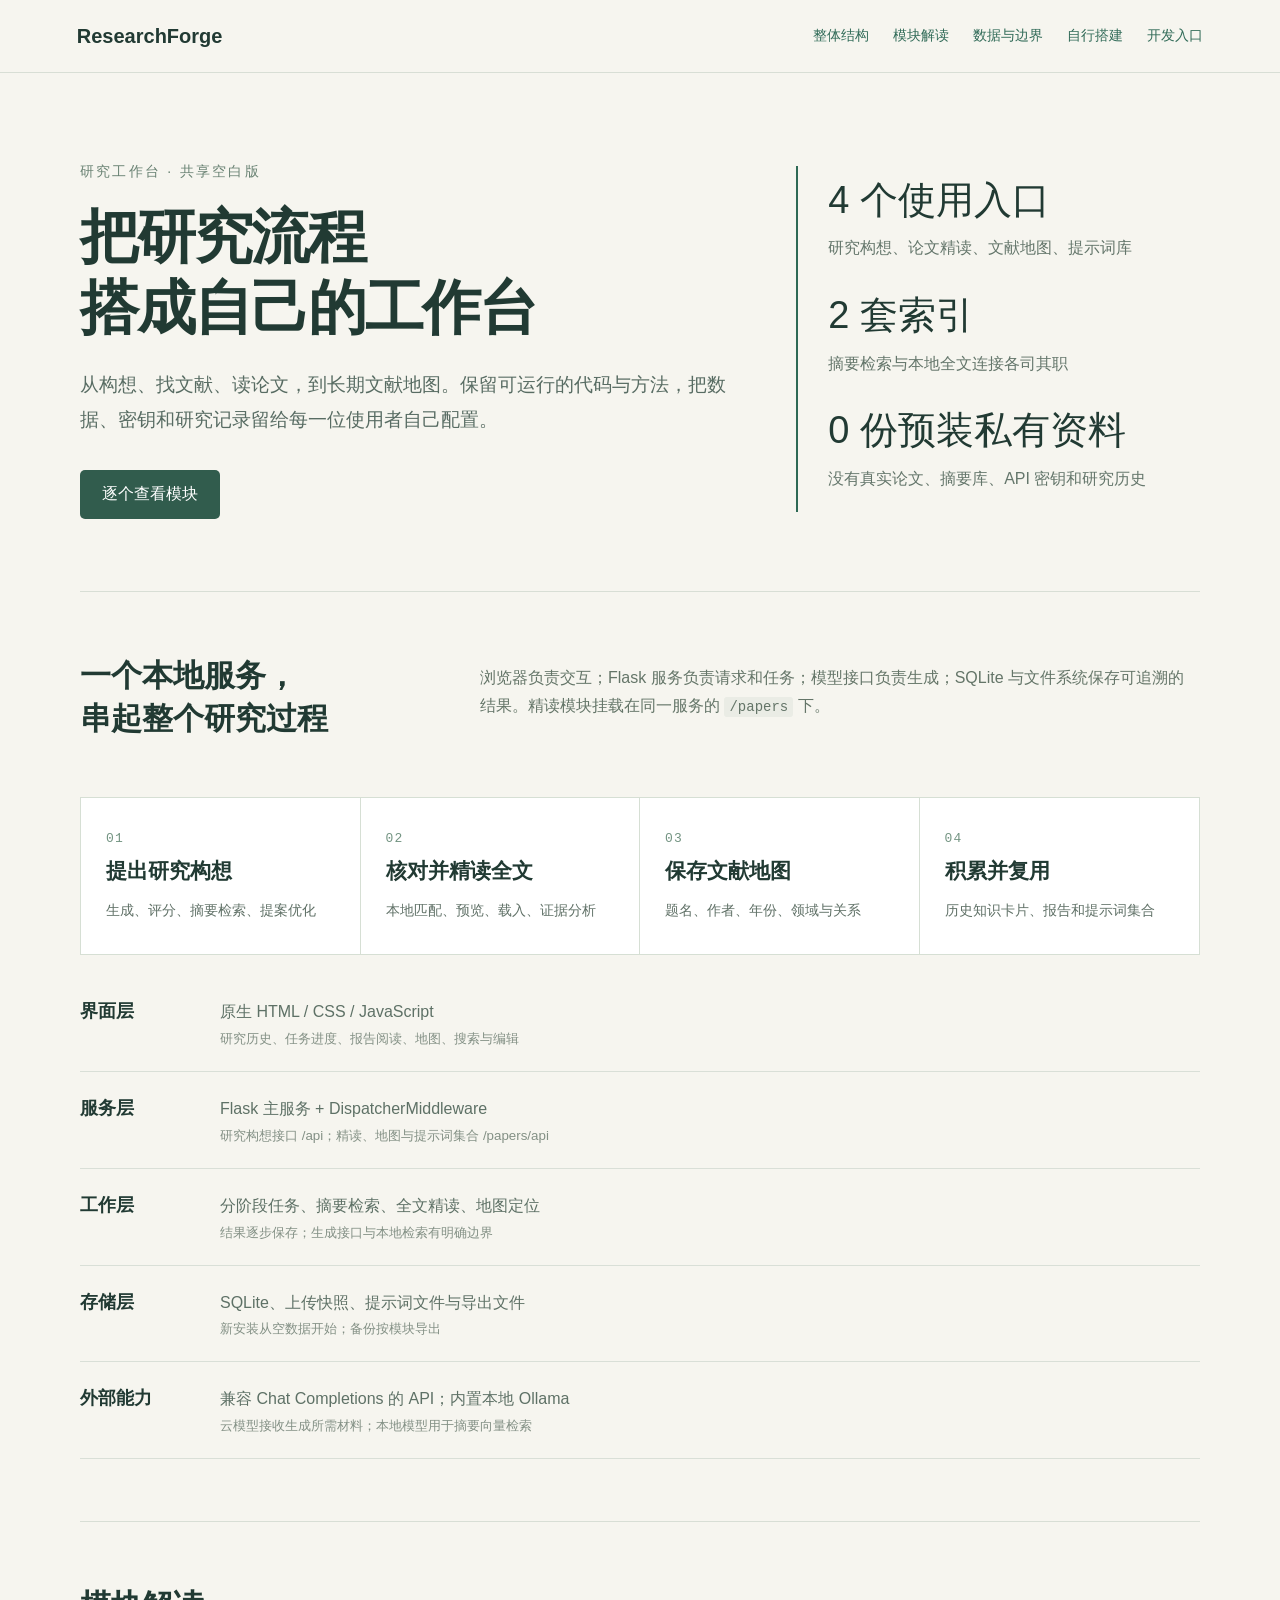
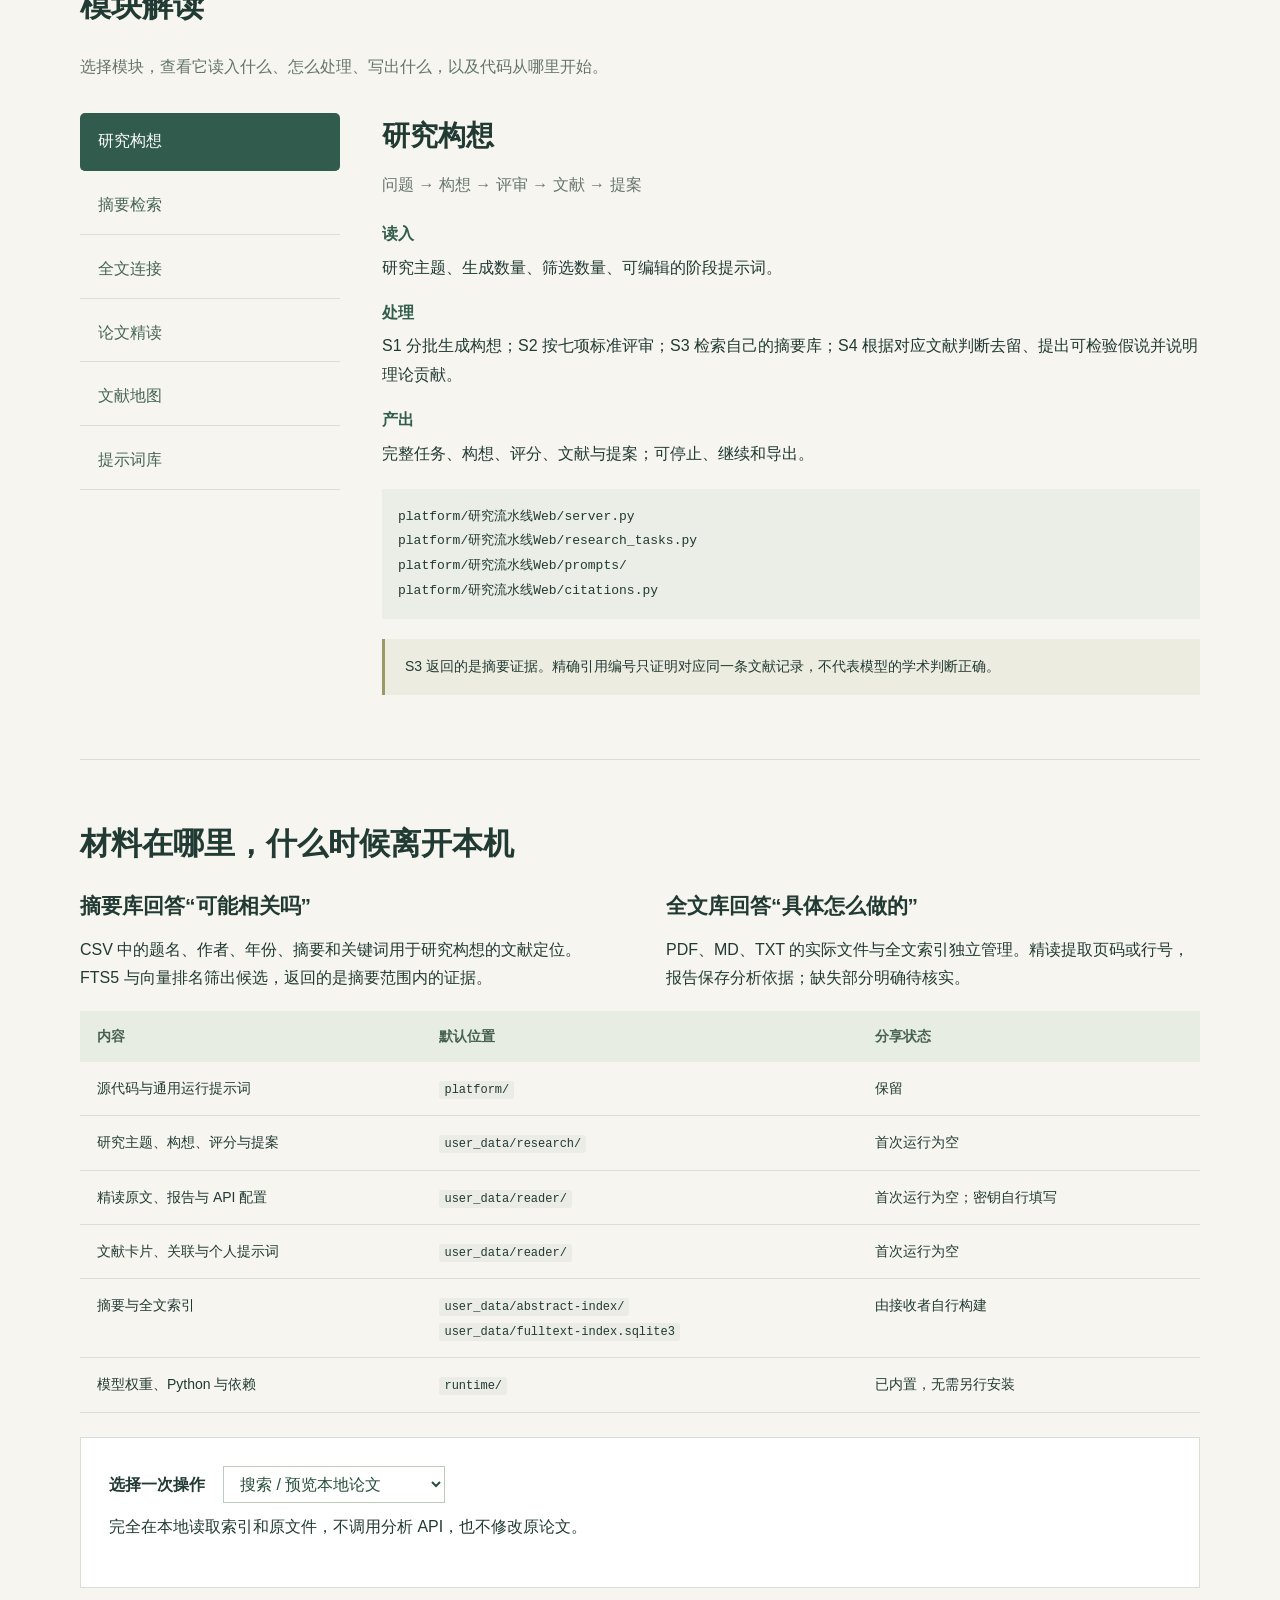
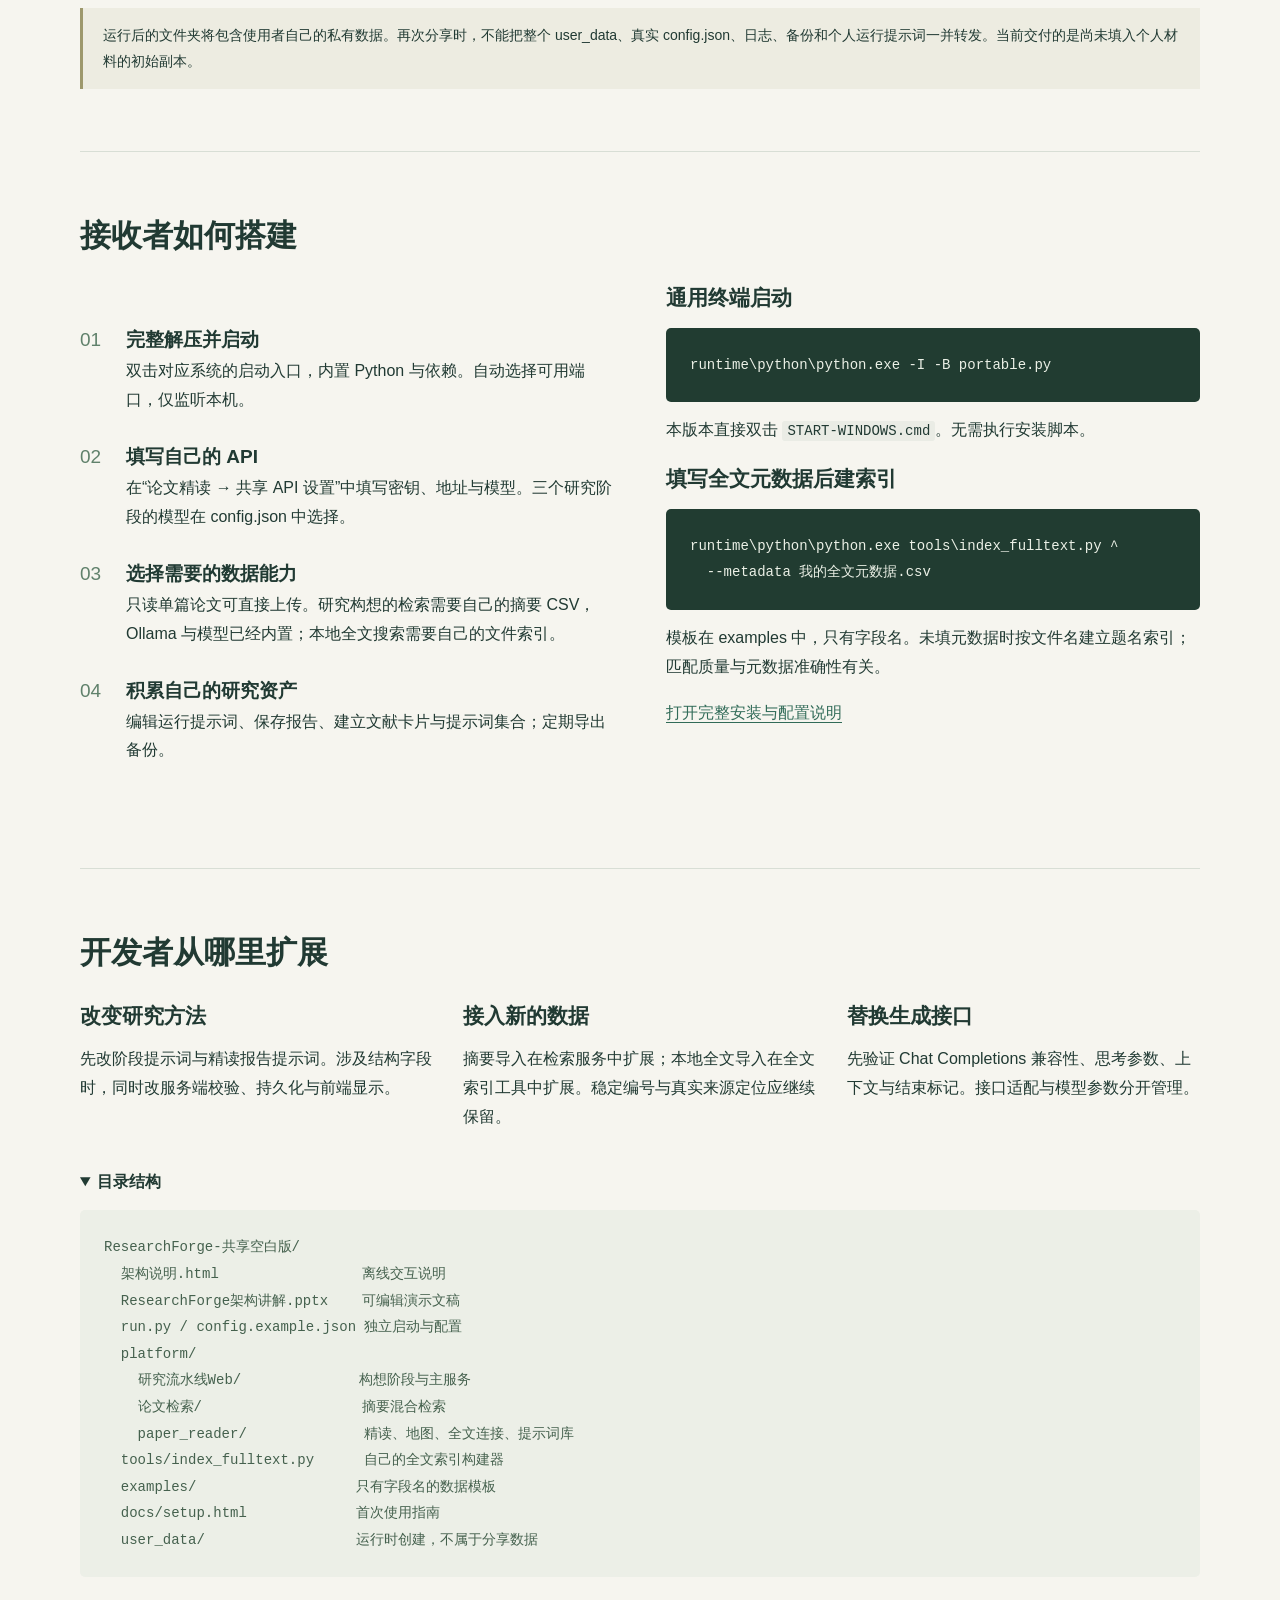
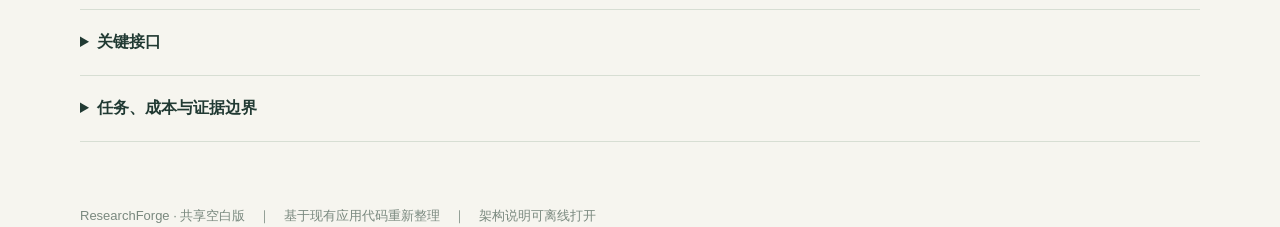
<file: ResearchForge-Windows-x64/架构说明.html>
<!doctype html><html lang="zh-CN"><head><meta charset="utf-8"><meta name="viewport" content="width=device-width,initial-scale=1"><title>ResearchForge · 架构与共享指南</title><style>*{box-sizing:border-box}html{scroll-behavior:smooth}body{margin:0;background:#f6f5ef;color:#213a33;font:16px/1.8 -apple-system,BlinkMacSystemFont,"PingFang SC","Microsoft YaHei",sans-serif}a{color:#316b58;text-underline-offset:4px}button,select{font:inherit}button{cursor:pointer}header{display:flex;align-items:center;justify-content:space-between;border-bottom:1px solid #d8ded5;padding:18px 6vw;background:#f6f5ef;position:sticky;top:0;z-index:3}header strong{font-size:20px}nav{display:flex;gap:24px;font-size:14px}nav a{text-decoration:none}.wrap{max-width:1180px;margin:auto;padding:0 30px}.hero{padding:86px 0 72px;display:grid;grid-template-columns:1.6fr 1fr;gap:70px;align-items:center}.eyebrow{font-size:14px;letter-spacing:.16em;color:#698273}h1{font-size:clamp(36px,4.6vw,62px);line-height:1.2;letter-spacing:-.035em;margin:18px 0 25px;font-weight:650}h2{font-size:31px;line-height:1.4;margin:0 0 25px;font-weight:600}h3{font-size:21px;line-height:1.5;margin:0 0 14px}p{margin:10px 0 18px}.lead{font-size:19px;color:#586c63;max-width:660px}.hero-note{border-left:2px solid #2e6955;padding-left:30px}.hero-note b{display:block;font-size:38px;font-weight:500}.hero-note p{margin:0 0 18px;color:#64766b}.jump{display:inline-block;padding:10px 22px;background:#315c4d;color:white;border-radius:5px;text-decoration:none;margin-top:15px}.section{padding:62px 0;border-top:1px solid #d8ded5;scroll-margin-top:80px}.intro{display:grid;grid-template-columns:1fr 2fr;gap:40px}.muted{color:#67766e}.flow{display:grid;grid-template-columns:repeat(4,1fr);gap:0;margin:32px 0 20px;background:white;border:1px solid #d6dfd4}.flow div{padding:25px;border-right:1px solid #d6dfd4}.flow div:last-child{border:0}.flow b{display:block;font-size:21px;margin-bottom:8px}.num{font:13px ui-monospace,monospace;color:#739482;letter-spacing:.1em}.flow p{font-size:14px;margin:6px 0;color:#607167}.layer{display:grid;grid-template-columns:140px 1fr;padding:20px 0;border-bottom:1px solid #d9dfd7;align-items:baseline}.layer strong{font-size:18px}.layer span{color:#5e7166}.layer small{display:block;color:#839085}.modules{display:grid;grid-template-columns:260px 1fr;gap:42px;margin-top:32px}.module-buttons{display:flex;flex-direction:column;gap:6px}.module-button{border:0;border-bottom:1px solid #dae0d6;background:transparent;text-align:left;padding:14px 18px;color:#476556}.module-button.active{background:#315c4d;color:white;border-color:#315c4d;border-radius:5px}.module-detail{min-height:475px;padding:2px 0}.module-detail h3{font-size:28px}.module-detail dl{margin:20px 0}.module-detail dt{font-weight:600;color:#315d4d;margin-top:16px}.module-detail dd{margin:5px 0 0}.files{font:13px/1.9 ui-monospace,monospace;padding:16px;background:#ebeee6;overflow-wrap:anywhere}.note{background:#edece1;border-left:3px solid #9d986c;padding:15px 20px;font-size:14px;margin-top:20px}.two{display:grid;grid-template-columns:1fr 1fr;gap:52px}.three{display:grid;grid-template-columns:repeat(3,1fr);gap:30px}.plain-list{padding-left:20px}.plain-list li{margin:12px 0}.pilltext{font-size:13px;letter-spacing:.1em;color:#738b7b}.storage{width:100%;border-collapse:collapse;font-size:14px}.storage th{text-align:left;background:#e8ede3;color:#486251;padding:13px 17px}.storage td{padding:14px 17px;border-bottom:1px solid #d9dfd5;vertical-align:top}.storage code{font-size:12px}.boundary{color:#884f3d}code{font:14px ui-monospace,monospace;background:#eaece5;border-radius:3px;padding:2px 5px;overflow-wrap:anywhere}pre{background:#213c31;color:#ebf0e6;padding:24px;white-space:pre-wrap;font:14px/1.9 ui-monospace,monospace;border-radius:5px}pre code{background:transparent;padding:0;font:inherit;color:inherit}details{border-bottom:1px solid #d7ded3;padding:18px 0}summary{cursor:pointer;font-weight:600}.scenario{padding:28px;background:#fff;border:1px solid #d5dfd3;margin-top:24px}.scenario label{font-weight:600;margin-right:18px}select{padding:8px 12px;border:1px solid #bbcbbc;background:#fff;color:#274f3e;max-width:100%}footer{padding:40px 0 55px;font-size:13px;color:#7a897f}.steps{counter-reset:s;padding:0;list-style:none}.steps li{counter-increment:s;margin:25px 0;padding-left:46px;position:relative}.steps li:before{content:counter(s,decimal-leading-zero);position:absolute;left:0;color:#60816b;font-size:19px}.steps strong{display:block;font-size:19px}.filetree{background:#ecefe7;color:#45614e}.section-subtitle{max-width:720px;color:#647568}@media(max-width:800px){header{position:static;display:block}nav{margin-top:8px;flex-wrap:wrap;gap:14px}.hero,.intro,.modules,.two,.three{grid-template-columns:1fr;gap:25px}.hero{padding:45px 0}.hero-note{display:none}.flow{grid-template-columns:1fr 1fr}.flow div{border-bottom:1px solid #d6dfd4}.module-buttons{display:grid;grid-template-columns:1fr 1fr}.wrap{padding:0 20px}.layer{grid-template-columns:90px 1fr}.storage{display:block;overflow:auto}.section{padding:40px 0}}@media print{header{position:static}nav,.scenario{display:none}.section{break-inside:avoid}body{background:white}.modules{display:block}.module-buttons{display:none}}</style></head><body><header><strong>ResearchForge</strong><nav><a href="#overview">整体结构</a><a href="#modules">模块解读</a><a href="#data">数据与边界</a><a href="#start">自行搭建</a><a href="#dev">开发入口</a></nav></header><main class="wrap"><section class="hero"><div><div class="eyebrow">研究工作台 · 共享空白版</div><h1>把研究流程<br>搭成自己的工作台</h1><p class="lead">从构想、找文献、读论文，到长期文献地图。保留可运行的代码与方法，把数据、密钥和研究记录留给每一位使用者自己配置。</p><a class="jump" href="#modules">逐个查看模块</a></div><div class="hero-note"><b>4 个使用入口</b><p>研究构想、论文精读、文献地图、提示词库</p><b>2 套索引</b><p>摘要检索与本地全文连接各司其职</p><b>0 份预装私有资料</b><p>没有真实论文、摘要库、API 密钥和研究历史</p></div></section>
<section class="section" id="overview"><div class="intro"><h2>一个本地服务，<br>串起整个研究过程</h2><p class="section-subtitle">浏览器负责交互；Flask 服务负责请求和任务；模型接口负责生成；SQLite 与文件系统保存可追溯的结果。精读模块挂载在同一服务的 <code>/papers</code> 下。</p></div><div class="flow"><div><span class="num">01</span><b>提出研究构想</b><p>生成、评分、摘要检索、提案优化</p></div><div><span class="num">02</span><b>核对并精读全文</b><p>本地匹配、预览、载入、证据分析</p></div><div><span class="num">03</span><b>保存文献地图</b><p>题名、作者、年份、领域与关系</p></div><div><span class="num">04</span><b>积累并复用</b><p>历史知识卡片、报告和提示词集合</p></div></div>
<div class="layer"><strong>界面层</strong><span>原生 HTML / CSS / JavaScript<small>研究历史、任务进度、报告阅读、地图、搜索与编辑</small></span></div><div class="layer"><strong>服务层</strong><span>Flask 主服务 + DispatcherMiddleware<small>研究构想接口 /api；精读、地图与提示词集合 /papers/api</small></span></div><div class="layer"><strong>工作层</strong><span>分阶段任务、摘要检索、全文精读、地图定位<small>结果逐步保存；生成接口与本地检索有明确边界</small></span></div><div class="layer"><strong>存储层</strong><span>SQLite、上传快照、提示词文件与导出文件<small>新安装从空数据开始；备份按模块导出</small></span></div><div class="layer"><strong>外部能力</strong><span>兼容 Chat Completions 的 API；内置本地 Ollama<small>云模型接收生成所需材料；本地模型用于摘要向量检索</small></span></div></section>
<section class="section" id="modules"><h2>模块解读</h2><p class="section-subtitle">选择模块，查看它读入什么、怎么处理、写出什么，以及代码从哪里开始。</p><div class="modules"><div class="module-buttons" role="tablist" aria-label="架构模块"><button class="module-button active" role="tab" aria-selected="true" data-module="idea">研究构想</button><button class="module-button" role="tab" aria-selected="false" data-module="retrieval">摘要检索</button><button class="module-button" role="tab" aria-selected="false" data-module="bridge">全文连接</button><button class="module-button" role="tab" aria-selected="false" data-module="reading">论文精读</button><button class="module-button" role="tab" aria-selected="false" data-module="memory">文献地图</button><button class="module-button" role="tab" aria-selected="false" data-module="prompts">提示词库</button></div><article id="module-detail" class="module-detail" role="tabpanel" aria-live="polite"></article></div></section>
<section class="section" id="data"><h2>材料在哪里，什么时候离开本机</h2><div class="two"><div><h3>摘要库回答“可能相关吗”</h3><p>CSV 中的题名、作者、年份、摘要和关键词用于研究构想的文献定位。FTS5 与向量排名筛出候选，返回的是摘要范围内的证据。</p></div><div><h3>全文库回答“具体怎么做的”</h3><p>PDF、MD、TXT 的实际文件与全文索引独立管理。精读提取页码或行号，报告保存分析依据；缺失部分明确待核实。</p></div></div><table class="storage"><thead><tr><th>内容</th><th>默认位置</th><th>分享状态</th></tr></thead><tbody><tr><td>源代码与通用运行提示词</td><td><code>platform/</code></td><td>保留</td></tr><tr><td>研究主题、构想、评分与提案</td><td><code>user_data/research/</code></td><td>首次运行为空</td></tr><tr><td>精读原文、报告与 API 配置</td><td><code>user_data/reader/</code></td><td>首次运行为空；密钥自行填写</td></tr><tr><td>文献卡片、关联与个人提示词</td><td><code>user_data/reader/</code></td><td>首次运行为空</td></tr><tr><td>摘要与全文索引</td><td><code>user_data/abstract-index/</code><br><code>user_data/fulltext-index.sqlite3</code></td><td>由接收者自行构建</td></tr><tr><td>模型权重、Python 与依赖</td><td><code>runtime/</code></td><td>已内置，无需另行安装</td></tr></tbody></table>
<div class="scenario"><label for="operation">选择一次操作</label><select id="operation"><option value="search">搜索 / 预览本地论文</option><option value="import">从构想载入全文</option><option value="read">点击开始精读</option><option value="map">首次文献地图定位</option><option value="prompt">保存或搜索个人提示词</option><option value="idea">生成研究构想与优化提案</option></select><p id="operation-text" aria-live="polite"></p></div>
<div class="note">运行后的文件夹将包含使用者自己的私有数据。再次分享时，不能把整个 user_data、真实 config.json、日志、备份和个人运行提示词一并转发。当前交付的是尚未填入个人材料的初始副本。</div></section>
<section class="section" id="start"><h2>接收者如何搭建</h2><div class="two"><ol class="steps"><li><strong>完整解压并启动</strong>双击对应系统的启动入口，内置 Python 与依赖。自动选择可用端口，仅监听本机。</li><li><strong>填写自己的 API</strong>在“论文精读 → 共享 API 设置”中填写密钥、地址与模型。三个研究阶段的模型在 config.json 中选择。</li><li><strong>选择需要的数据能力</strong>只读单篇论文可直接上传。研究构想的检索需要自己的摘要 CSV，Ollama 与模型已经内置；本地全文搜索需要自己的文件索引。</li><li><strong>积累自己的研究资产</strong>编辑运行提示词、保存报告、建立文献卡片与提示词集合；定期导出备份。</li></ol><div><h3>通用终端启动</h3><pre><code>runtime\python\python.exe -I -B portable.py</code></pre><p>本版本直接双击 <code>START-WINDOWS.cmd</code>。无需执行安装脚本。</p><h3>填写全文元数据后建索引</h3><pre><code>runtime\python\python.exe tools\index_fulltext.py ^
  --metadata 我的全文元数据.csv</code></pre><p>模板在 examples 中，只有字段名。未填元数据时按文件名建立题名索引；匹配质量与元数据准确性有关。</p><a href="README.md">打开完整安装与配置说明</a></div></div></section>
<section class="section" id="dev"><h2>开发者从哪里扩展</h2><div class="three"><div><h3>改变研究方法</h3><p>先改阶段提示词与精读报告提示词。涉及结构字段时，同时改服务端校验、持久化与前端显示。</p></div><div><h3>接入新的数据</h3><p>摘要导入在检索服务中扩展；本地全文导入在全文索引工具中扩展。稳定编号与真实来源定位应继续保留。</p></div><div><h3>替换生成接口</h3><p>先验证 Chat Completions 兼容性、思考参数、上下文与结束标记。接口适配与模型参数分开管理。</p></div></div><details open><summary>目录结构</summary><pre class="filetree">ResearchForge-共享空白版/
  架构说明.html                 离线交互说明
  ResearchForge架构讲解.pptx    可编辑演示文稿
  run.py / config.example.json 独立启动与配置
  platform/
    研究流水线Web/              构想阶段与主服务
    论文检索/                   摘要混合检索
    paper_reader/              精读、地图、全文连接、提示词库
  tools/index_fulltext.py      自己的全文索引构建器
  examples/                   只有字段名的数据模板
  docs/setup.html             首次使用指南
  user_data/                  运行时创建，不属于分享数据</pre></details><details><summary>关键接口</summary><table class="storage"><tbody><tr><td><code>POST /api/tasks</code></td><td>创建研究任务；后台按阶段保存结果</td></tr><tr><td><code>POST /api/retrieval/prepare</code></td><td>显式启动自己的摘要库准备</td></tr><tr><td><code>GET /papers/api/library/search</code></td><td>本地全文元数据搜索</td></tr><tr><td><code>POST /papers/api/documents</code></td><td>上传论文并提取文本</td></tr><tr><td><code>POST /papers/api/jobs</code></td><td>精读报告生成</td></tr><tr><td><code>/papers/api/memory/*</code></td><td>文献卡片、版本、关系、备份</td></tr><tr><td><code>/papers/api/prompt-library/*</code></td><td>个人提示词集合与版本</td></tr></tbody></table></details><details><summary>任务、成本与证据边界</summary><p>研究任务逐阶段保存，支持停止与手动继续；原有完整结果可复用。报告撰写使用一次调用，超长文档证据提取及首次地图整理会增加调用。研究构想阶段若缺少允许补全的字段，原机制可能额外补全一次；不代表所有错误都会自动修好。</p><p>文献关系初始为待核实建议；学术贡献、识别假设和后续研究仍需人工判断。此版本面向个人本地使用，尚不是具有账户权限与团队隔离的公共云服务。</p></details></section></main><footer class="wrap">ResearchForge · 共享空白版　｜　基于现有应用代码重新整理　｜　架构说明可离线打开</footer>
<script>const modules=[{"id": "idea", "name": "研究构想", "sub": "问题 → 构想 → 评审 → 文献 → 提案", "input": "研究主题、生成数量、筛选数量、可编辑的阶段提示词。", "process": "S1 分批生成构想；S2 按七项标准评审；S3 检索自己的摘要库；S4 根据对应文献判断去留、提出可检验假说并说明理论贡献。", "output": "完整任务、构想、评分、文献与提案；可停止、继续和导出。", "files": ["platform/研究流水线Web/server.py", "platform/研究流水线Web/research_tasks.py", "platform/研究流水线Web/prompts/", "platform/研究流水线Web/citations.py"], "boundary": "S3 返回的是摘要证据。精确引用编号只证明对应同一条文献记录，不代表模型的学术判断正确。"}, {"id": "retrieval", "name": "摘要检索", "sub": "关键词 + 向量 + 去重", "input": "接收者自己的 corpus.csv，包含题名、作者、年份、完整摘要与来源编号。", "process": "CSV 导入 SQLite；FTS5/BM25 提供关键词检索；Ollama 计算本地 embedding；融合排序并去重。默认中英文等额，语言范围可配置。", "output": "最多50条候选及稳定 source_id；每份提案使用 P1、P2 等临时引用编号。", "files": ["platform/论文检索/retrieval_service.py", "platform/论文检索/literature_search.py", "examples/corpus.template.csv"], "boundary": "便携包不含真实摘要 CSV 或文献向量，已内置 Ollama 和公开嵌入模型。填入自己的数据后点击准备检索。"}, {"id": "bridge", "name": "全文连接", "sub": "引用 → 真实文件 → 精读草稿", "input": "研究任务中已保存的 DOI、准确题名、年份，以及接收者建立的全文索引。", "process": "严格核对本地条目。唯一准确匹配可载入；DOI 或年份冲突先确认版本；找不到就继续搜索。原文件只读，载入保存快照。", "output": "待分析全文和来源研究说明；保留任务、构想与参考文献的来源信息。", "files": ["platform/paper_reader/research_bridge.py", "platform/paper_reader/library.py", "tools/index_fulltext.py"], "boundary": "载入不调用模型。摘要库与全文库是两套索引；元数据相同不保证有全文，也不会自动下载论文。"}, {"id": "reading", "name": "论文精读", "sub": "全文证据 → 完整报告", "input": "PDF / MD / TXT，或从本地全文库载入的材料；自己的研究说明为选填。", "process": "提取真实页码或行号；必要时逐段提取证据；一次撰写完整报告。提示词和 API 配置随任务保存快照。", "output": "两大部分：论文精读、与我的研究对比。包括 APA、摘要、理论、假说、贡献、数据、设计、发现、局限、未来方向和生活故事。", "files": ["platform/paper_reader/app.py", "platform/paper_reader/documents.py", "platform/paper_reader/prompts.py", "platform/paper_reader/llm.py"], "boundary": "默认启用 DeepSeek 思考，实际能力取决于接口和模型。扫描 PDF 不自动 OCR；图表与公式需要核对。"}, {"id": "memory", "name": "文献地图", "sub": "题名 · 作者 · 年份 · 领域", "input": "已完成的精读报告与原文快照。", "process": "先持久保存报告，再额外请求一次 API 整理书目与知识卡片。按领域、主题、问题定位；维护版本、人工修订和有证据的关联。", "output": "地图、论文列表、关系网络、卡片详情、报告版本与 ZIP 备份。", "files": ["platform/paper_reader/memory.py", "platform/paper_reader/memory_jobs.py", "platform/paper_reader/static/memory.js"], "boundary": "长期记忆是可备份的本地数据，不是模型永久记忆。磁盘损坏仍需备份恢复；故事类比不能被当作真实证据。"}, {"id": "prompts", "name": "提示词库", "sub": "收藏 → 修改 → 版本 → 复用", "input": "手工新建提示词，或从自己配置的文件夹导入 TXT / MD / JSON。", "process": "本地搜索、分类、标签、收藏、编辑、回收站与历史版本；重复导入有记录。", "output": "可复制的提示词集合、单条导出、全库备份与合并恢复。", "files": ["platform/paper_reader/prompt_library.py", "platform/paper_reader/static/prompt-library.js"], "boundary": "提示词集合与运行提示词分开保存。保存收藏不会暗中替换研究构想或精读的实际提示词。"}];
const detail=document.getElementById('module-detail');
function render(id){const m=modules.find(m=>m.id===id);detail.replaceChildren();const h=document.createElement('h3');h.textContent=m.name;detail.append(h);const sub=document.createElement('p');sub.className='muted';sub.textContent=m.sub;detail.append(sub);const dl=document.createElement('dl');for(const [key,label] of [['input','读入'],['process','处理'],['output','产出']]){const dt=document.createElement('dt'),dd=document.createElement('dd');dt.textContent=label;dd.textContent=m[key];dl.append(dt,dd)}detail.append(dl);const files=document.createElement('div');files.className='files';for(const f of m.files){const line=document.createElement('div');line.textContent=f;files.append(line)}detail.append(files);const note=document.createElement('div');note.className='note';note.textContent=m.boundary;detail.append(note);document.querySelectorAll('[data-module]').forEach(b=>{const active=b.dataset.module===id;b.classList.toggle('active',active);b.setAttribute('aria-selected',String(active))})}
document.querySelectorAll('[data-module]').forEach((b,i)=>{b.onclick=()=>render(b.dataset.module);b.onkeydown=e=>{if(['ArrowDown','ArrowRight','ArrowUp','ArrowLeft'].includes(e.key)){e.preventDefault();const delta=['ArrowDown','ArrowRight'].includes(e.key)?1:-1;const buttons=[...document.querySelectorAll('[data-module]')];const next=buttons[(i+delta+buttons.length)%buttons.length];next.focus();next.click()}}});render('idea');
const operations={search:'完全在本地读取索引和原文件，不调用分析 API，也不修改原论文。',import:'保存全文快照及来源研究说明，不启动付费分析。确认材料后再点击开始精读。',read:'提取的论文材料和研究说明发送至所选 API；超长文档可能分段。报告、任务和原文快照保存在本机。',map:'报告先保存，再额外请求一次所选 API 整理书目、作者、年份和领域定位。结果属于可核查的派生笔记。',prompt:'提示词的保存、搜索、版本与导出均在本地，不调用模型。收藏的提示词不会自动覆盖运行提示词。',idea:'S1、S2、S4 使用配置的生成 API。S3 在自己的摘要库上运行本地混合检索；优化时会将候选摘要提供给生成接口。'};const op=document.getElementById('operation');function showOp(){document.getElementById('operation-text').textContent=operations[op.value]}op.onchange=showOp;showOp();</script></body></html>
</file>
